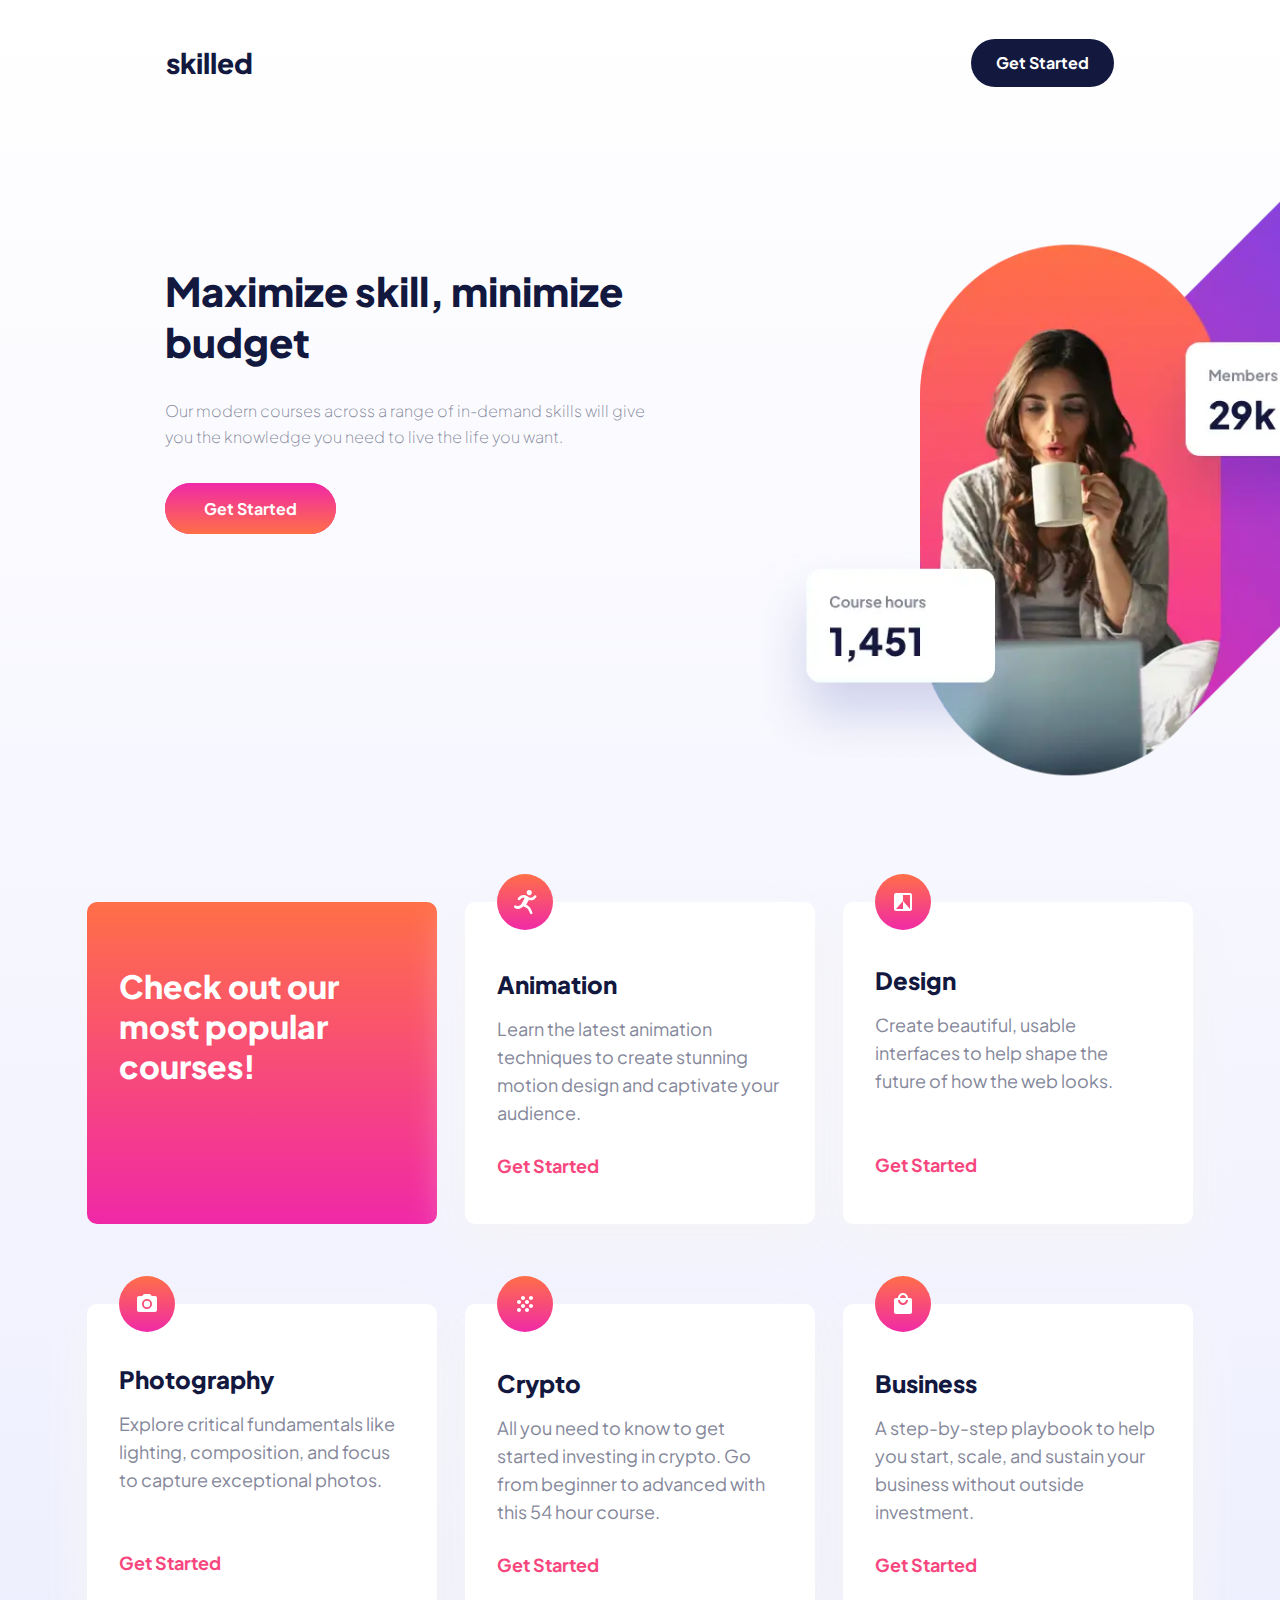
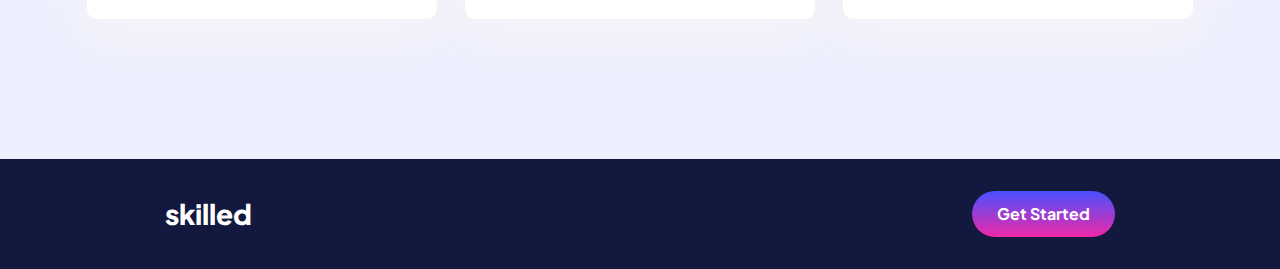
<file: index.html>
<!DOCTYPE html>
<html lang="en">

<head>
  <meta charset="UTF-8">
  <meta name="viewport" content="width=device-width, initial-scale=1.0">

  <link rel="icon" type="image/png" sizes="32x32" href="./assets/favicon-32x32.png">
  <link rel="stylesheet" href="public/css/styles.css">
  <link rel="preconnect" href="https://fonts.googleapis.com">
  <link rel="preconnect" href="https://fonts.gstatic.com" crossorigin>
  <link href="https://fonts.googleapis.com/css2?family=Plus+Jakarta+Sans:wght@500;700;800&display=swap" rel="stylesheet">

  <title>Frontend Mentor | Skilled e-learning landing page</title>
</head>

<body>

<header>
  <div class="head-card_container">
    <div class="main-skilled">skilled</div>
    <a class="button-btn1" href="#">Get Started</a>
  </div>

  <div class="card-title-content">
      <h1>Maximize skill, minimize budget</h1>
      <p class="title-content-paragraph">
        Our modern courses across a range of in-demand skills will give you the
        knowledge you need to live the life you want.
      </p>
      <a class="button-btn2" href="#">Get Started</a>
  </div>
    <picture>
      <source media="(min-width: 1200px)" srcset="public/css/images/image-hero-desktop.webp">
      <source media="(min-width: 768px)" srcset="public/css/images/image-hero-tablet.webp">
      <img src="public/css/images/image-hero-mobile.webp"  class="card-image-hero">
    </picture>
  </div>
</header>


<main>
  <div class="global-card-container">
  <div class="card-title-and-paragraph">
      <div>
        <p class="title-popular-courses">Check out our most popular courses!</p>
      </div>

      <div class="card-paragraph-title">
        <img class="img-paragraph" src="public/css/images/icon-animation.svg" alt="" width="56" height="56">
        <p class="title-name">Animation</p>
        <p class="paragraph-modif desktop">
          Learn the latest animation techniques to create stunning motion
          design and captivate your audience.
        </p>
        <p class="title-get-started">Get Started</p>
      </div>

      <div class="card-paragraph-title">
        <img class="img-paragraph" src="public/css/images/icon-design.svg" alt="" width="56" height="56">
        <p class="title-name title_special">Design</p>
        <p class="paragraph-modif desktop ">
          Create beautiful, usable interfaces to help shape the future of
          how the web looks.
        </p>
        <p class="title-get-started special-get-started">Get Started</p>
      </div>

      <div class="card-paragraph-title">
        <img class="img-paragraph" src="public/css/images/icon-photography.svg" alt="" width="56" height="56">
      <p class="title-name title_special">Photography</p>

        <p class="paragraph-modif desktop">Explore critical fundamentals like lighting, composition, and focus
          to capture exceptional photos.
        </p>
        <p class="title-get-started special-get-started">Get Started</p>
      </div>

      <div class="card-paragraph-title">
        <img class="img-paragraph" src="public/css/images/icon-crypto.svg" alt="" width="56" height="56">
        <p class="title-name">Crypto</p>
        <p class="paragraph-modif desktop">All you need to know to get started investing in crypto. Go from beginner
          to advanced with this 54 hour course.
        </p>
        <p class="title-get-started">Get Started</p>
      </div>

      <div class="card-paragraph-title special-paragraph-3" >
        <img class="img-paragraph" src="public/css/images/icon-business.svg" alt="" width="56" height="56">
        <p class="title-name">Business</p>
        <p class="paragraph-modif desktop">A step-by-step playbook to help you start, scale, and sustain your business
          without outside investment.
        </p>
        <p class="title-get-started">Get Started</p>
      </div>

  </div>
</main>

<footer class="footer-card-container">
  <div class="footer-skilled">skilled</div>
  <a class="button btn3" href="#">Get Started</a>
</footer>

</body>

</html>
</file>
<file: public/css/styles.css>
/*
1. Use a more-intuitive box-sizing model.
*/
*, *::before, *::after {
  box-sizing: border-box;
}

/*
  2. Remove default margin
*/
* {
  margin: 0;
}

/*
  Typographic tweaks!
  4. Add accessible line-height
  5. Improve text rendering
*/
body {
   line-height: 1.5;
   -webkit-font-smoothing: antialiased;
}

/*
  6. Improve media defaults
*/ img, picture, video, canvas, svg {
  display: block;
  max-width: 100%;
}

/*
  7. Remove built-in form typography styles
*/
input, button, textarea, select {
    font: inherit;
}

/*
  8. Avoid text overflows
*/
p, h1, h2, h3, h4, h5, h6 {
  overflow-wrap: break-word;
}

/*
  9. Create a root stacking context
*/
#root, #__next {
  isolation: isolate;
}

/*------Styling CSS Code------*/
body {
  background-color: hsl(0, 0%, 100%);
  background-image: -webkit-linear-gradient(hsl(0, 0%, 100%), hsl(236, 89%, 96%));
  font-family: "Plus Jakarta Sans"; sans serif;
}

h1 {
  font-size: 2.5rem;
  font-weight: 800;
  line-height: 3.187rem;
  color: hsl(233, 54%, 16%);
}

p {
  font-size: 1rem;
  color: hsl(232, 10%, 56%);
  line-height: 1.625;
  line-break: auto;
}

footer {
  display: flex;
  justify-content: space-between;
  align-items: center;
}

/*-----For 375 Mobile-----*/

.head-card_container {
  margin: 1rem;
  display: flex;
  justify-content: space-between;
  align-items: center;
}

.main-skilled {
  /* Skilled top page element*/
  font-size: 1.75rem;
  color: hsl(233, 54%, 16%);
  font-weight: 800;
}

.button-btn1 {
  background-color: hsl(233, 54%, 16%);
  border-radius: 31.5px;
  border: none;
  color: hsl(0, 0%, 100%);
  padding: 0.625rem 1.562rem;
  text-align: center;
  text-decoration: none;
  font-size: 1rem;
  font-weight: 700;
  line-height: 1.75rem;
}

.card-title-content {
  font-size: 2.5rem;
  font-weight: 200;
  margin: 2.375rem 1rem 0rem 1rem;
  text-align: left;
  line-break: auto;
}

.title-content-paragraph {
  /* Put margin on top paragraph */
  margin-top: 1.5rem;
}

.card-image-hero {
  display: block;
  margin: auto;
  margin-top: 2.875rem;
}

.global-card-container {
  display: flex;
  justify-content: center;
  margin-bottom: 5rem;
}


.title-popular-courses {
  background-color: hsl(13, 100%, 64%);
  background-image: linear-gradient(hsl(13, 100%, 64%), hsl(322, 87%, 55%));
  border-radius: 0.625rem;
  max-width: 21.437rem;
  padding: 1.5rem 0rem 2rem 1.75rem;
  line-height: 2rem;
  color: hsl(0, 0%, 100%);
  margin-bottom: 3.062rem;
  font-size: 1.5rem;
  font-weight: 800;
  display: flex;
  justify-content: center;
}

.card-paragraph-title {
  font-size: 1.5rem;
  background-color: hsl(0, 0%, 100%);
  border-radius: 0.937rem;
  max-width: 21.437rem;
  padding: 3rem 1.75rem 2rem 1.75rem;
  margin-bottom: 2.5rem;
  box-shadow: 0px 15px 50px hsl(0, 0%, 96%);
  position: relative;
}

.img-paragraph{
position: absolute;
top: -28px;
}

.paragraph-modif {
  margin-top: 1rem;
  line-height: 1.625rem;
}

.title-name {
  font-size: 1.25rem;
  font-weight: 800;
  color: hsl(233, 54%, 16%);
}

.title-get-started {
  color: hsl(341, 92%, 62%);
  margin-top: 1.5rem;
  font-size: 1.125rem;
  font-weight: 700;
}

.special-paragraph-3{ /* Delete the margin-bottom of the last card*/
  margin-bottom: 0rem;
}

.footer-card-container {
  background-color: hsl(233, 54%, 16%);
  max-width: 100%;
  margin-top: 5rem;
  padding: 2.25rem 1rem;
}

.footer-skilled {
  /* Change the color of skilled word to white */
  color: hsl(0, 0%, 100%);
  font-size: 1.75rem;
  font-weight: 800;
}

.button-btn2 {
  background-color: hsl(322, 87%, 55%);
  background-image: linear-gradient(hsl(322, 87%, 55%), hsl(13, 100%, 64%));
  border-radius: 31.5px;
  border: none;
  color: hsl(0, 0%, 100%);
  padding: 0.9375rem 2.437rem;
  text-align: center;
  text-decoration: none;
  font-size: 1rem;
  font-weight: 700;
  margin-bottom: 0rem;

}

.btn3 {
  background-color: hsl(237, 100%, 64%);
  background-image: linear-gradient(hsl(237, 100%, 64%), hsl(322, 87%, 55%));
  border-radius: 31.5px;
  border: none;
  color: hsl(0, 0%, 100%);
  padding: 0.625rem 1.562rem;
  text-align: center;
  text-decoration: none;
  font-size: 1rem;
  font-weight: 700;
  line-height: 1.625rem;
}

/*-----For 768 Tablet-----*/

@media (min-width: 768px){

  .head-card_container{
    margin: 1.5rem 2.43rem;
    display: flex;
    justify-content: space-between;
    align-items: center;
  }

  .card-title-content {
    font-size: 2.5rem;
    max-width: 24.875rem;
    margin: 6.187rem 0rem 0rem 2.437rem;
    text-align: left;
    line-break: auto;
  }

  .title-content-paragraph{
    margin-top: 1.437rem;
  }

  .card-image-hero{
    max-width: 40.06rem;
    left: 26.562rem;
    bottom: 6rem;
    position: absolute;
  }

  .global-card-container{
  display: flex;
  justify-content: center;
  margin-top: 11.625rem;
  }

  .card-title-and-paragraph{
    width: auto;
    display: flex;
    flex-wrap: wrap;
    justify-content: center;
  }

  .title-popular-courses{
      background-color: hsl(13, 100%, 64%);
      background-image: linear-gradient(hsl(13, 100%, 64%), hsl(322, 87%, 55%));
      border-radius: 0.625rem;
      max-width: 21.187rem;
      padding: 3.3rem 0rem 8.78rem 2rem;
      line-height: 2rem;
      column-gap: 1.875rem;
      color: hsl(0, 0%, 100%);
      font-size: 1.5rem;
      align-items: none;
      display: flex;
      line-break: auto;
      margin: 3.5rem 0.875rem 0rem 0.875rem;
    }


  .card-paragraph-title{
    color: hsl(233,54%,16%);
    font-size: 1.5rem;
    background-color: hsl(0, 0%, 100%);
    border-radius: 0.625rem;
    max-width: 21.187rem;
    padding: 1rem 1.375rem 1.5rem 1.75rem;
    box-shadow: 0px 15px 50px hsl(0, 0%, 96%);
    display: flex;
    flex-direction: column;
    align-items: left;
    justify-content: center;
    margin: 3.5rem 0.875rem 0rem 0.875rem;
  }

  .footer-card-container{
    margin-top: 5.375rem;
    padding: 2.25rem 2.5rem;
  }

  .title-name {
    font-size: 1.25rem;
    font-weight: 800;
    margin-top: 2rem;
    color: hsl(233, 54%, 16%);
  }

  .paragraph-mofif{
    font-size: 1rem;
    line-height: 1.625rem;
    line-break: auto;
  }

  .title-get-started {
    margin-top: 1.5rem;
    font-size: 1.125rem;
  }

  .footer-card-container {
    margin-top: 5.375rem;
    padding: 2.25rem 2.5rem;
  }

/*-----For 1200 Desktop-----*/

@media (min-width: 1200px) {

  .head-card_container {
    margin: 2.421rem 10.361rem;
    display: flex;
    justify-content: space-between;
    align-items: center;
  }

  .card-title-content {
    font-size: 3.5rem;
    max-width: 31.875rem;
    margin: 11.125rem 0rem 15.625rem 10.312rem;
    text-align: left;
    line-break: auto;
  }

  .title-content-paragraph {
    margin-top: 1.937rem;
  }

  .card-image-hero {
    max-width: 61.97rem;
    position: absolute;
    left: 47.2rem;
    bottom: 4rem;
    z-index: -1;
  }

  .button-btn2{
  margin-top: 2.5rem;
  }

  .global-card-container {
    display: flex;
    justify-content: center;
    margin-top: 18rem;
  }

  .title-popular-courses {
    max-width: 21.875rem;
    padding: 4rem 2rem 8.625rem 2rem;
    line-height: 2.5rem;
    font-size: 2rem;
    display: flex;
    line-break: auto;
    margin: 5rem 0.875rem 0rem 0.875rem;
  }


  .card-paragraph-title {
    background-color: hsl(0, 0%, 100%);
    border-radius: 0.625rem;
    max-width: 21.875rem;
    padding: 2rem 2rem 2.5rem;
    display: flex;
    flex-direction: column;
    align-items: left;
    justify-content: center;
    margin: 5rem 0.875rem 0rem 0.875rem;
  }

  .title-name {
    font-size: 1.5rem;
    line-height: 1.875rem;
    font-weight: 800;
    margin-top: 2rem;
    color: hsl(233, 54%, 16%);
  }

.title_special{ /* Changes title card design and photography*/
  margin-top: 1.7rem;
}

.desktop {
font-size: 1.125rem;
line-height: 1.75rem;
line-break: auto;
  }

  .title-get-started {
    margin-top: 1.5rem;
    font-size: 1.125rem;
  }

  .special-get-started{ /* Changes get started card design and photography*/
  margin-top: 3.4rem;
  }

  .footer-card-container {
    margin-top: 8.75rem;
    padding: 2rem 10.312rem;
  }

}
</file>
